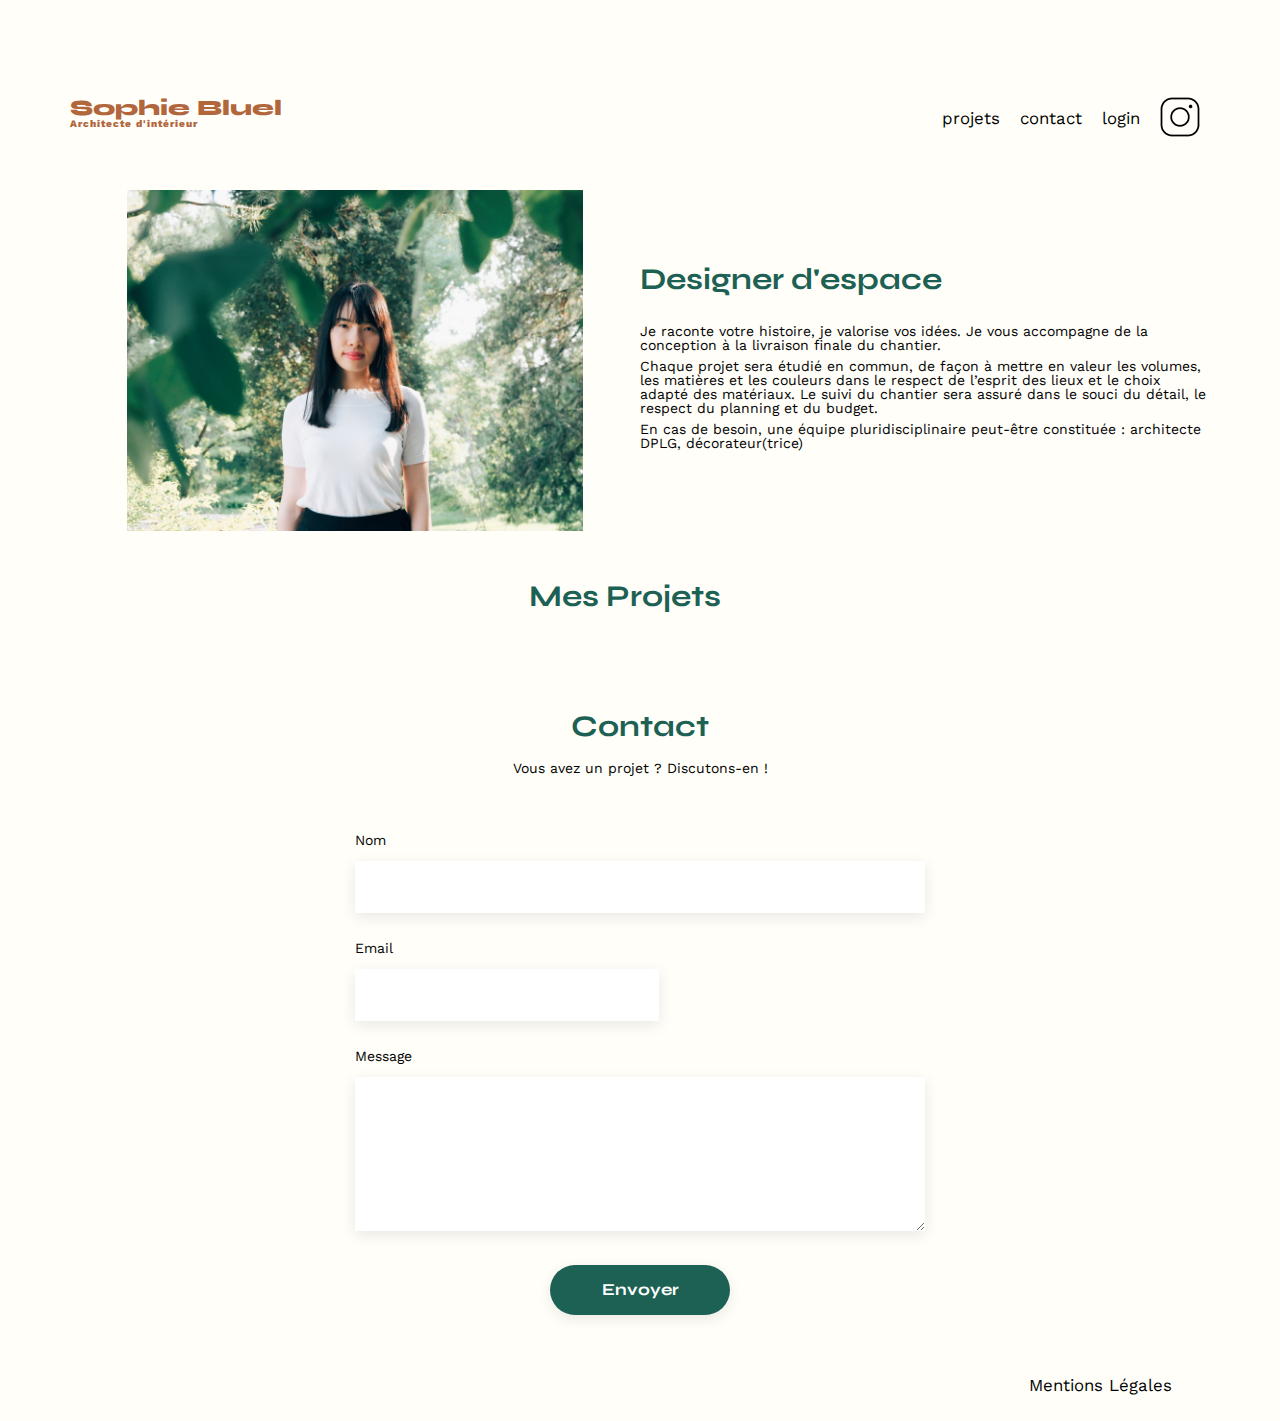
<file: FrontEnd/index.html>
<!DOCTYPE html>
<html lang="fr">

<head>
	<meta charset="UTF-8">
	<title>Sophie Bluel - Architecte d'intérieur</title>
	<meta name="viewport" content="width=device-width, initial-scale=1.0">
	<link rel="preconnect" href="https://fonts.googleapis.com">
	<link rel="preconnect" href="https://fonts.gstatic.com" crossorigin>
	<link href="https://fonts.googleapis.com/css2?family=Syne:wght@700;800&family=Work+Sans&display=swap"
		rel="stylesheet">
	<meta name="description" content="">
	<link rel="stylesheet" href="https://cdnjs.cloudflare.com/ajax/libs/font-awesome/6.2.1/css/all.min.css"
		integrity="sha512-MV7K8+y+gLIBoVD59lQIYicR65iaqukzvf/nwasF0nqhPay5w/9lJmVM2hMDcnK1OnMGCdVK+iQrJ7lzPJQd1w=="
		crossorigin="anonymous" referrerpolicy="no-referrer">
	<link rel="stylesheet" href="./assets/style.css">
</head>

<body>
	<header>
		<!-- Mode édition (Js)-->
		<h1>Sophie Bluel <span>Architecte d'intérieur</span></h1>
		<nav>
			<ul>
				<li>projets</li>
				<li>contact</li>
				<li><a class="loginDisplay">login</a></li>
				<li><img src="./assets/icons/instagram.png" alt="Instagram"></li>
			</ul>
		</nav>
	</header>
	<main>
		<section id="introduction">
			<figure>
				<img src="./assets/images/sophie-bluel.png" alt="">
			</figure>
			<article>
				<h2>Designer d'espace</h2>
				<p>Je raconte votre histoire, je valorise vos idées. Je vous accompagne de la conception à la livraison
					finale du chantier.</p>
				<p>Chaque projet sera étudié en commun, de façon à mettre en valeur les volumes, les matières et les
					couleurs dans le respect de l’esprit des lieux et le choix adapté des matériaux. Le suivi du
					chantier sera assuré dans le souci du détail, le respect du planning et du budget.</p>
				<p>En cas de besoin, une équipe pluridisciplinaire peut-être constituée : architecte DPLG,
					décorateur(trice)</p>
			</article>
		</section>

		<!-- MODAL 1-->
		<section id="modal">
			<div id="modal-content">
				<h2>Galerie photo</h2>
				<div class="gallery-modal"></div>
				<button id="modal-close"><i class="fa-solid fa-xmark"></i></button>
				<button type="button" id="new-photo">Ajouter une photo</button>
			</div>
			<!-- Modal 2-->
			<div id="modal-photo" style="display : none;">
				<h2>Ajout photo</h2>
				<form enctype="multipart/form-data" method="POST">
					<div id="form-photo-div">
						<div id="addPictureContainer">
							<i class="fa-regular fa-image" id="iModalImage" style="color: #c5c6c9;"></i>
							<label for="image" id="label-image" style="cursor: pointer;">+ Ajouter photo
							<input type="file" name="image" id="image" style="display: none;">
							</label>
							<p>jpg,png : 4mo max</p>
							<div class="imagePreviewContainer">
								<img class="imagePreview" id="preview" alt="Image preview">
							</div>
						</div>
					</div>
						<div class="modal-photo-input">
							<label for="title">Titre</label>
							<input type="text" name="title" id="modal-photo-title">
						</div>
						<div class="modal-photo-input" id="barre-grise">
							<label for="category">Catégorie</label>
							<select name="category" id="modal-photo-category"></select>
						</div>
						<input type="submit" value="Valider" id="modal-valider">
					
				</form>
				<button id="modal-photo-close"><i class="fa-solid fa-xmark"></i></button>
				<button id="modal-return"><i class="fa-solid fa-arrow-left"></i></button>
			</div>
		</section>

		<!-- FILTRES -->
		<section id="portfolio">
			<div class="title">
				<h2>Mes Projets</h2>
				<!-- Bouton MODIFIER -->
				<img class="modifyIcon2" src="./assets/icons/modifier.svg" alt="modifier">
				<h3 class="modifier">modifier</h3>

			</div>
			<!-- FILTRES en JavaScript -->
			<div class="categories"></div>
			<!-- GALERIE  en JavaScript -->
			<div class="gallery">
			</div>
		</section>
		<section id="contact">
			<h2>Contact</h2>
			<p>Vous avez un projet ? Discutons-en !</p>
			<form action="#" method="post">
				<label for="name">Nom</label>
				<input type="text" name="name" id="name">
				<label for="email">Email</label>
				<input type="email" name="email" id="email">
				<label for="message">Message</label>
				<textarea name="message" id="message" cols="30" rows="10"></textarea>
				<input type="submit" value="Envoyer">
			</form>
		</section>
	</main>

	<footer>
		<nav>
			<ul>
				<li>Mentions Légales</li>
			</ul>
		</nav>
	</footer>
	<script src="./javascript/script.js"></script>
	<script src="./javascript/modal.js"></script>
</body>

</html>
</file>
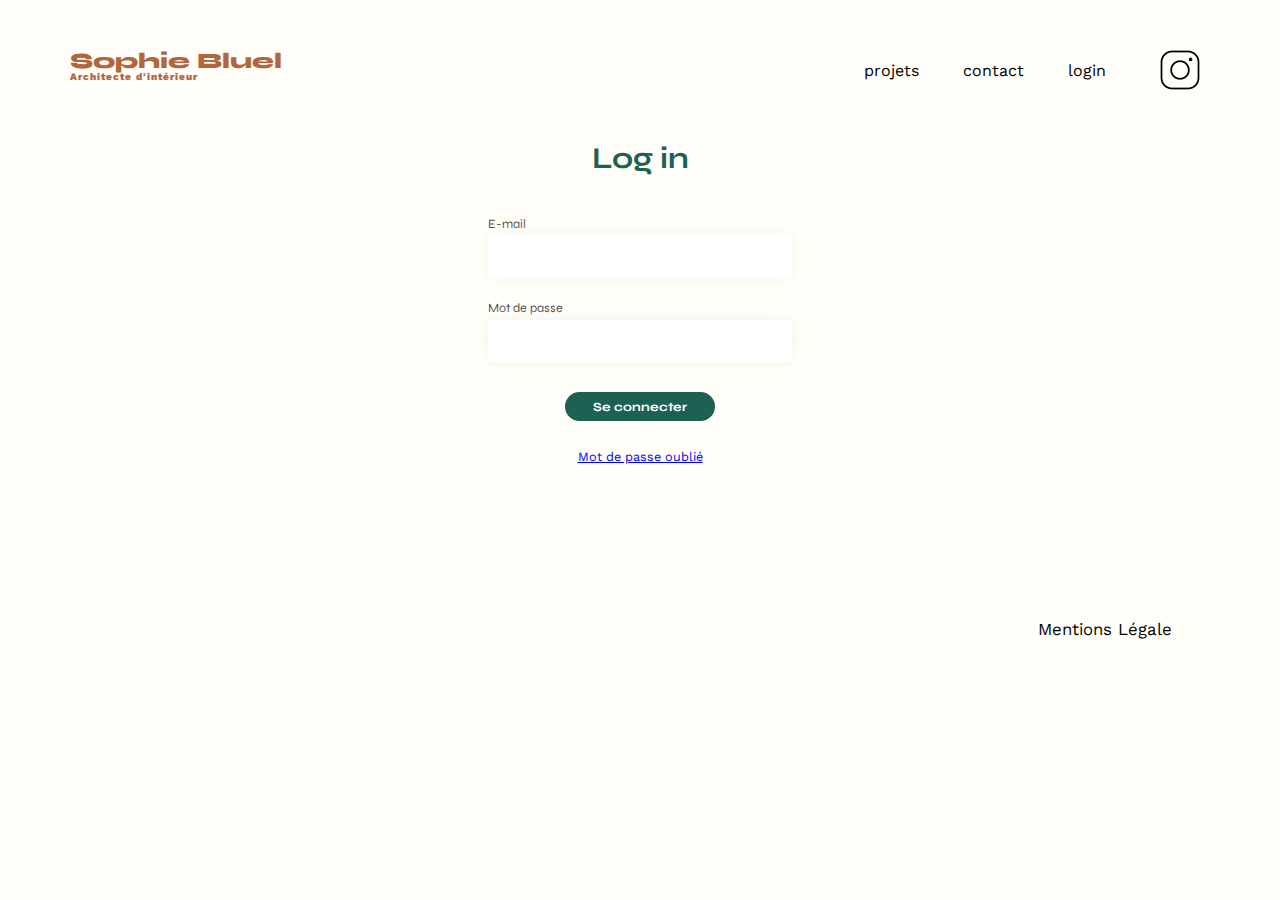
<file: FrontEnd/login.html>
<!DOCTYPE html>
<html lang="fr">
<head>
	<meta charset="UTF-8">
	<title>Sophie Bluel - Architecte d'intérieur</title>
	<meta name="viewport" content="width=device-width, initial-scale=1.0">
	<link rel="preconnect" href="https://fonts.googleapis.com">
	<link rel="preconnect" href="https://fonts.gstatic.com" crossorigin>
	<link href="https://fonts.googleapis.com/css2?family=Syne:wght@700;800&family=Work+Sans&display=swap" rel="stylesheet">
	<meta name="description" content="">
	<link rel="stylesheet" href="./assets/style.css">
    
</head>
<body>
    <header>
        <h1>Sophie Bluel <span>Architecte d'intérieur</span></h1>
        <nav>
            <ul>
                <a>projets</a>
                <a>contact</a>
                <a>login</a>
                <li><img src="./assets/icons/instagram.png" alt="Instagram"</li>
            </ul>
        </nav>
    </header>

    <main>
        <section id="connexion">
            <h2>Log in</h2>
            <form class="loginForm" action="#" method="#">
                <!-- E-Mail -->
                <div class="connexionForm">
                    <label for="email">E-mail</label>
                    <input type="email" name="email" id="email" required>
                </div>
                <!-- Mot de Passe -->
                <div class="connexionForm">
                    <label for="password">Mot de passe</label>
                    <input type="password" name="password" id="password" required>
                </div>
                <!-- Bouton de connexion _ MDP oublié -->
                <input class="submitBtn" type="submit" id="submitUserInfo" value="Se connecter">
                <a href="#">Mot de passe oublié</a>
            </form>
        </section>
    </main>

    <footer>
        <nav>
            <ul>
                <li>Mentions Légale</li>
            </ul>
        </nav>
    </footer>
    <script src="./javascript/login.js"></script>
</body>
</html>
</file>
<file: FrontEnd/assets/style.css>
/* http://meyerweb.com/eric/tools/css/reset/
   v2.0 | 20110126
   License: none (public domain)
*/

html, body, div, span, applet, object, iframe,
h1, h2, h3, h4, h5, h6, p, blockquote, pre,
a, abbr, acronym, address, big, cite, code,
del, dfn, em, img, ins, kbd, q, s, samp,
small, strike, strong, sub, sup, tt, var,
b, u, i, center,
dl, dt, dd, ol, ul, li,
fieldset, form, label, legend,
table, caption, tbody, tfoot, thead, tr, th, td,
article, aside, canvas, details, embed,
figure, figcaption, footer, header, hgroup,
menu, nav, output, ruby, section, summary,
time, mark, audio, video {
	margin: 0;
	padding: 0;
	border: 0;
	font-size: 100%;
	font: inherit;
	vertical-align: baseline;
}
/* HTML5 display-role reset for older browsers */
article, aside, details, figcaption, figure,
footer, header, hgroup, menu, nav, section {
	display: block;
}
body {
	line-height: 1;
}
ol, ul {
	list-style: none;
}
blockquote, q {
	quotes: none;
}
blockquote:before, blockquote:after,
q:before, q:after {
	content: '';
	content: none;
}
table {
	border-collapse: collapse;
	border-spacing: 0;
}
/** end reset css**/
body {
	max-width: 1140px;
	margin:auto;
	font-family: 'Work Sans' ;
	font-size: 14px;
}

header {
	display: flex;
	justify-content: space-between;
	margin: 50px 0
}

.modifier-icon {  
	fill: #fff;
}
section {
	margin: 50px 0
}

h1{
	display: flex;
	flex-direction: column;
	font-family: 'Syne';
	font-size: 22px;
	font-weight: 800;
	color: #B1663C
}

h1 > span {
	font-family: 'Work Sans';
	font-size:10px;
	letter-spacing: 0.1em;
;
}

h2{
	font-family: 'Syne';
	font-weight: 700;
	font-size: 30px;
	color: #1D6154
}

nav ul {
	display: flex;
	align-items: center;
	list-style-type: none;

}

nav li {
	padding: 0 10px;
	font-size: 1.2em;
}

li:hover {
	color: #B1663C;
}
#introduction {
	display: flex;
	align-items: center;
}
#introduction figure {
	flex: 1
}
#introduction img {
	display: block;
	margin: auto;
	width: 80%;
}

#introduction article {
	flex: 1
}
#introduction h2 {
	margin-bottom: 1em;
}

#introduction p {
	margin-bottom: 0.5em;
}
#portfolio h2 {
	text-align: center;
	margin-bottom: 1em;
	margin-right: 31px
}

.title{
	display: flex;
	align-items: center;
	justify-content: center;
}

.modifierIcon{
	margin-bottom: 2em;
	cursor: pointer;
}

.modifier{
	margin-bottom: 2em;
	cursor: pointer;
}

.modifyIcon2{
	width: 15px;
	height: 15px;
	margin-right: 10px;
	margin-bottom: 2em;
	cursor: pointer;
	filter: invert();/*je modifie la couleur de mon icone*/ 
}

.gallery {
	width: 100%;
	display: grid;
	grid-template-columns: 1fr 1fr 1fr;
	grid-column-gap: 20px;
	grid-row-gap: 20px;
}

.gallery img {
	width: 100%;

}

#contact {
	width: 50%;
	margin: auto;
}

#contact > * {
	text-align: center;

}

#contact h2{
	margin-bottom: 20px;
}

#contact form {
	text-align: left;
	margin-top:30px;
	display: flex;
	flex-direction: column;
}

#contact input {
	height: 50px;
	font-size: 1.2em;
	border: none;
	box-shadow: 0px 4px 14px rgba(0, 0, 0, 0.09);
}
#contact label {
	margin: 2em 0 1em 0;
}

#contact textarea {
	border: none;
	box-shadow: 0px 4px 14px rgba(0, 0, 0, 0.09);
}

input[type="submit"]{
	font-family: 'Syne';
	font-weight: 700;
	color: white;
	background-color: #1D6154;
	margin : 2em auto ;
	width: 180px;
	text-align: center;
	border-radius: 60px ;
}

footer nav ul {
	display: flex;
	justify-content: flex-end;
	margin: 2em
}

/*Filters*/
.categories{
	display: flex;
	justify-content: center;
	gap: 12px;
	margin-bottom: 20px;
	
}

.categories button{
	font-family: 'Syne';
	font-weight: 700;
	color: #1D6154;
	background-color: #FFFEF8;
	margin : 0;
	border: 1px solid #1D6154;
	text-align: center;
	border-radius: 60px ;
	font-size: 110%;
	cursor: pointer;
}

.active-filter {
    color: white !important;
    background-color: #1D6154 !important;
    cursor: pointer;
}

.hide-work{
	display: none;
}


/**** LOGIN ****/
body{
	background-color: rgba(255,254,248,255);
}
.contact{
	text-decoration: none;
	color: inherit;
}

#login{
	display:block
}


.loginDisplay{
	text-decoration: none;
	color: inherit;
}

#connexion{
	display: flex;
	flex-direction: column;
	align-items: center;
	height: 450px;
	margin-top: 100px;
}

#connexion h2{
	margin-bottom: 20px;
}

#connexion form{
	display: flex;
	flex-direction: column;
	align-items: center;
}

.connexionForm{
	display: flex;
	flex-direction: column;
	margin-top: 25px;
}

#connexion button{
	margin-top: 25px;
}

#email, #password{
	width: 300px;
	height: 40px;
	box-shadow: 0px 0px 15px rgba(244,243,237,255);
	border-width: 0px;
	
}

#connexion label{
	font-family: 'Syne';
	font-size: 0.9em;
	color: rgba(0, 0, 0, 0.756);
	margin-bottom: 5px;

}

#submitUserInfo{
	font-family: 'Syne';
	font-size: 0.9em;
	color: white;
	background-color: #1D6154;
	border-width: 0px;
	text-align: center;
	border-radius: 60px ;
	padding: 7px 25px 7px 25px;
	width: 150px;
	margin-top: 30px;
	cursor: pointer;
}

#connexion a{
	margin-top: 5px;
	font-size: 0.9em;
	text-decoration: underline;
}


/*Modal*/
#modal {
	display: none;
	position: fixed;
	z-index: 1;
	left: 0;
	top: 0;
	width: 100%;
	height: 100%;
	overflow: auto;
	
}
/* MODAL1*/
#modal-content {
	background-color: #fff;
	margin: 15% auto;
	padding:20px;
	border: 1px solid #888;
	border-radius: 10px;
	width: 80%;
	max-width: 630px;
	text-align: center;
	position: relative;
	height: 688px;
	display: flex;
	flex-direction: column;
	align-items: center;
}

#modal-content h2{
	color: black;
	margin-top: 20px;
	font-weight: lighter;
}


#modal-close {
	position: absolute;
	top: 20px;
	right: 20px;
	width: 30px;
	height: 30px;
	cursor: pointer;
	background: none;
	border: none;
	padding: 0;
}

#modal-close i {
	font-size: 1.3em;
	display: block;
}



.gallery-modal {
	display: grid;
	grid-template-columns: repeat(5, 1fr);
	grid-template-rows: repeat(3, auto);
	grid-row-gap: 29px;
	grid-column-gap: 9px;
	margin: 40px 80px 0px 80px;
	padding-bottom: 30px;
	border-bottom: solid 2px #d0d0d0;
}

.gallery-modal figure {
    position: relative;
	height: 135px;
}

.gallery-modal img {
	max-width: 100%;
	height: 100%;
	object-fit: cover;
}

#new-photo{
	font-family: 'Syne';
    font-weight: 700;
    color: white;
    background-color: #1D6154;
    padding: 10px 25px 10px 25px;
    width: 230px;
    text-align: center;
    border-radius: 60px;
	border-width: 0px;
    margin-top: 30px;
	cursor: pointer;
}

.gallery-modal figure i {
    position: absolute;
    color: white;
    top: 3px;
    right: 3px;
    width: 15px;
    height: 15px;
    cursor: pointer;
    padding: 4px;
    background-color: black;
    border: none;
	border-radius: 5px;
}

/*MODAL2 (ajout de photos)*/
#modal-photo {
	max-width: 628px;
	background-color: #fff;
	margin: 15% auto;
	border: 1px solid #888;
	border-radius: 10px;
	text-align: center;
	position: relative;
	height: 668px;
	display: flex;
	flex-direction: column;
	align-items: center;
}

#modal-photo h2{
	color: black;
	margin-top: 58px;
	font-weight: lighter;
}

#modal-return {
	position: absolute;
	top: 20px;
	left: 20px;
	width: 21px;
	height: 21px;
	cursor: pointer;
	background: none;
	border: none;
	padding: 0;
}

#modal-return i {
	font-size: 1.5em;
	display: block;
}

#modal-photo-close {
	position: absolute;
	top: 20px;
	right: 20px;
	width: 21px;
	height: 21px;
	cursor: pointer;
	background: none;
	border: none;
	padding: 0;
}

#modal-photo-close i {
	font-size: 1.5em;
	display: block;
	
}

#modal-photo form{
	display: flex;
	flex-direction: column;
	padding: 30px 100px 30px 100px
}

#form-photo-div{
	max-width: 420px;
	height: 169px;
	display: flex;
	flex-direction: column;
	justify-content: center;
    align-items: center;
	background-color: #e8f1f6;
	position: relative;
}

#addPictureContainer{
	display: flex;
    flex-direction: column;
	position: absolute;
    transform: translateY(-33%);
}

.imagePreviewContainer{
	text-align: center;
}

.imagePreview{
	max-width: 100%;
	max-height: 168px;
	display: none;
	margin: -188px auto 0;
}

#preview {
	width: 100%;
	height: 68%;
	object-fit: cover;
	transform: translateY(58%);
}

.fa-image:before {
    content: "\f03e";
    font-size: 5.4em;
	margin-top: 13px;
}



#iModalImage.fa-image{
	margin-top: 370px;
	
}

#label-image{
	padding: 10px 33px 10px 33px;
	background-color: #cbd6dc;
	margin-top: 6px;
	border-radius: 25px;
	color: #376b89;
	cursor: pointer;
	position: relative;
	
}

#form-photo-div p {
	font-size: 0.9em;
	color: #575859;
	margin-top: 7px;
	margin-bottom: 19px;
}

.modal-photo-input{
	display: flex;
	flex-direction: column;
	width: 100%;
	margin-top: 25px;
	align-items: start;
}

#modal-photo-category, #modal-photo-title{
	width: 100%;
    height: 51px;
    box-shadow: 0px 0px 15px rgb(233, 233, 228);
    border-width: 0px;
    margin-top: 21px;
	
}

#barre-grise{
	width: 100%;
	padding-bottom: 45px;
	border-bottom: solid 2px #d0d0d0;
}

#modal-valider{
	font-family: 'Syne';
    font-weight: 700;
    color: white;
    background-color: #6f717099;
    padding: 10px 25px 10px 25px;
    width: 237px;
	border-width: 0px;
    text-align: center;
    border-radius: 60px;
    margin-top: 30px;
	cursor: pointer;
}
</file>
